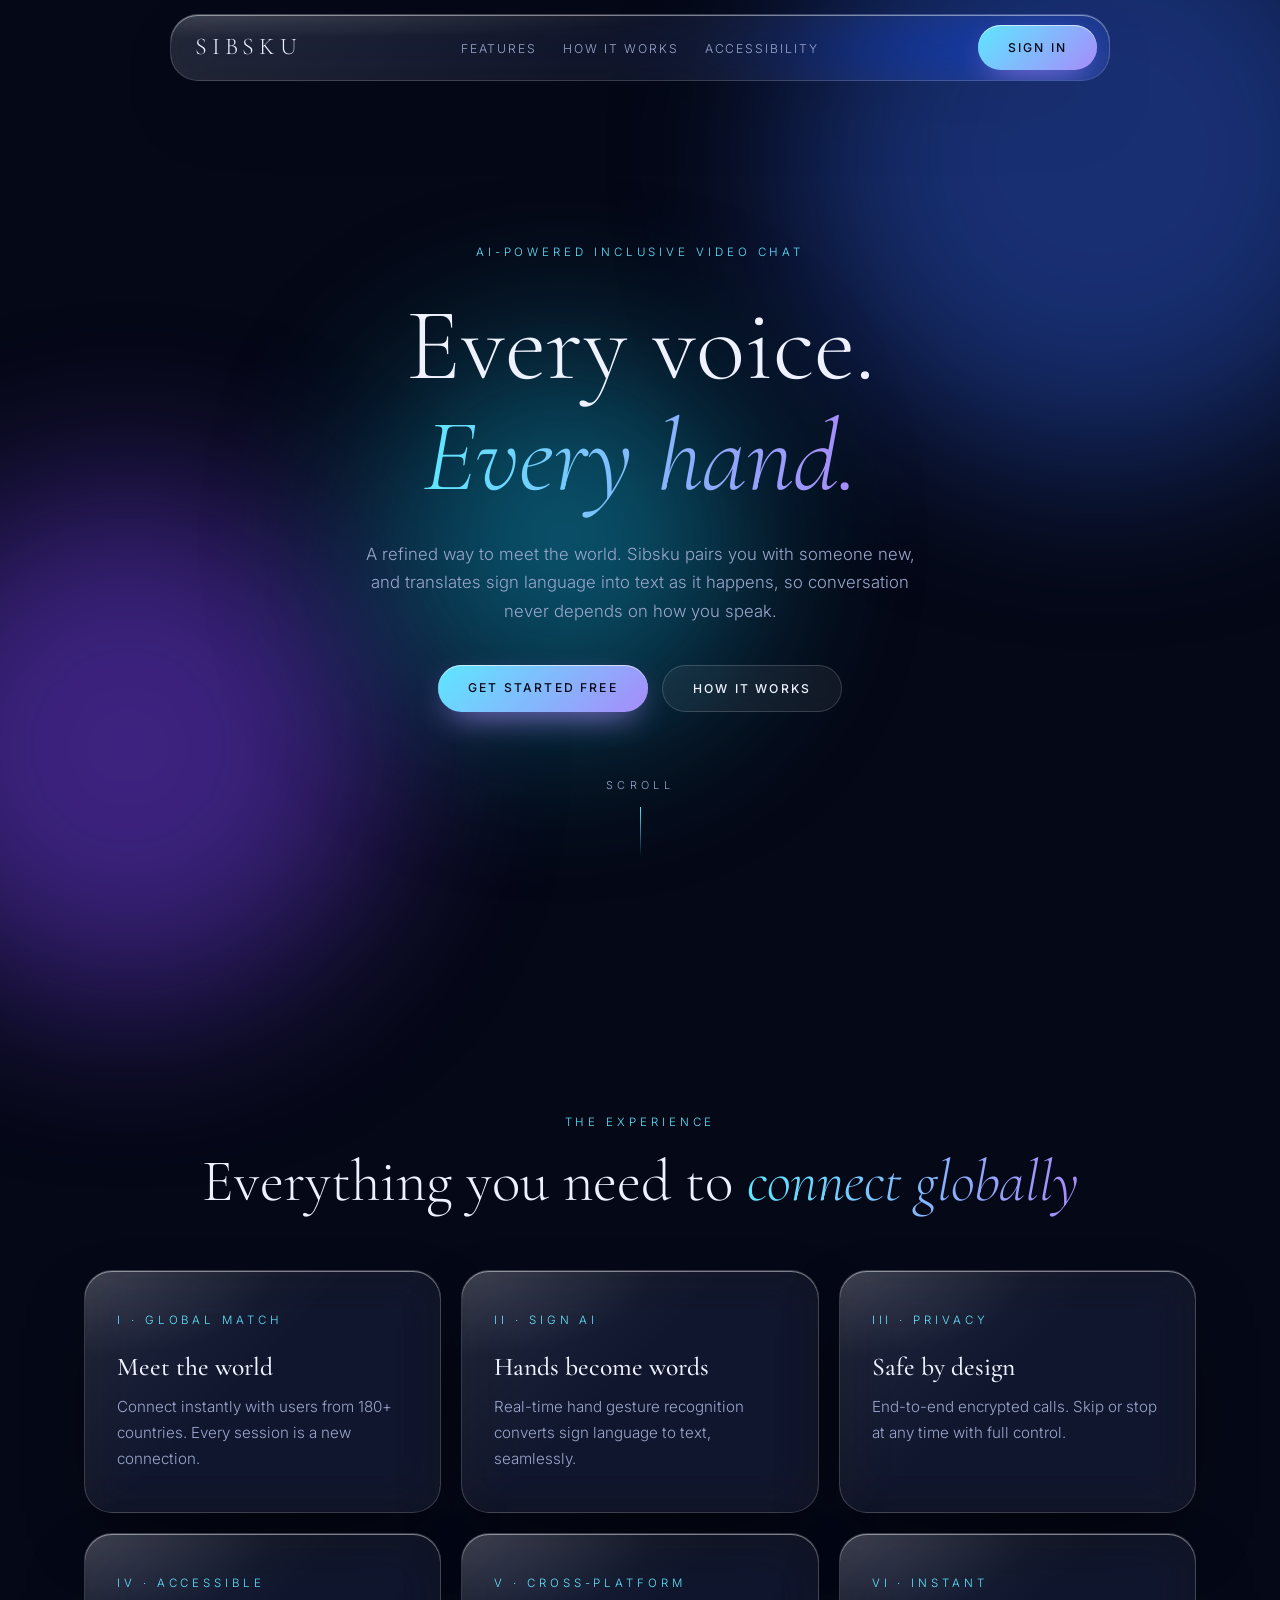
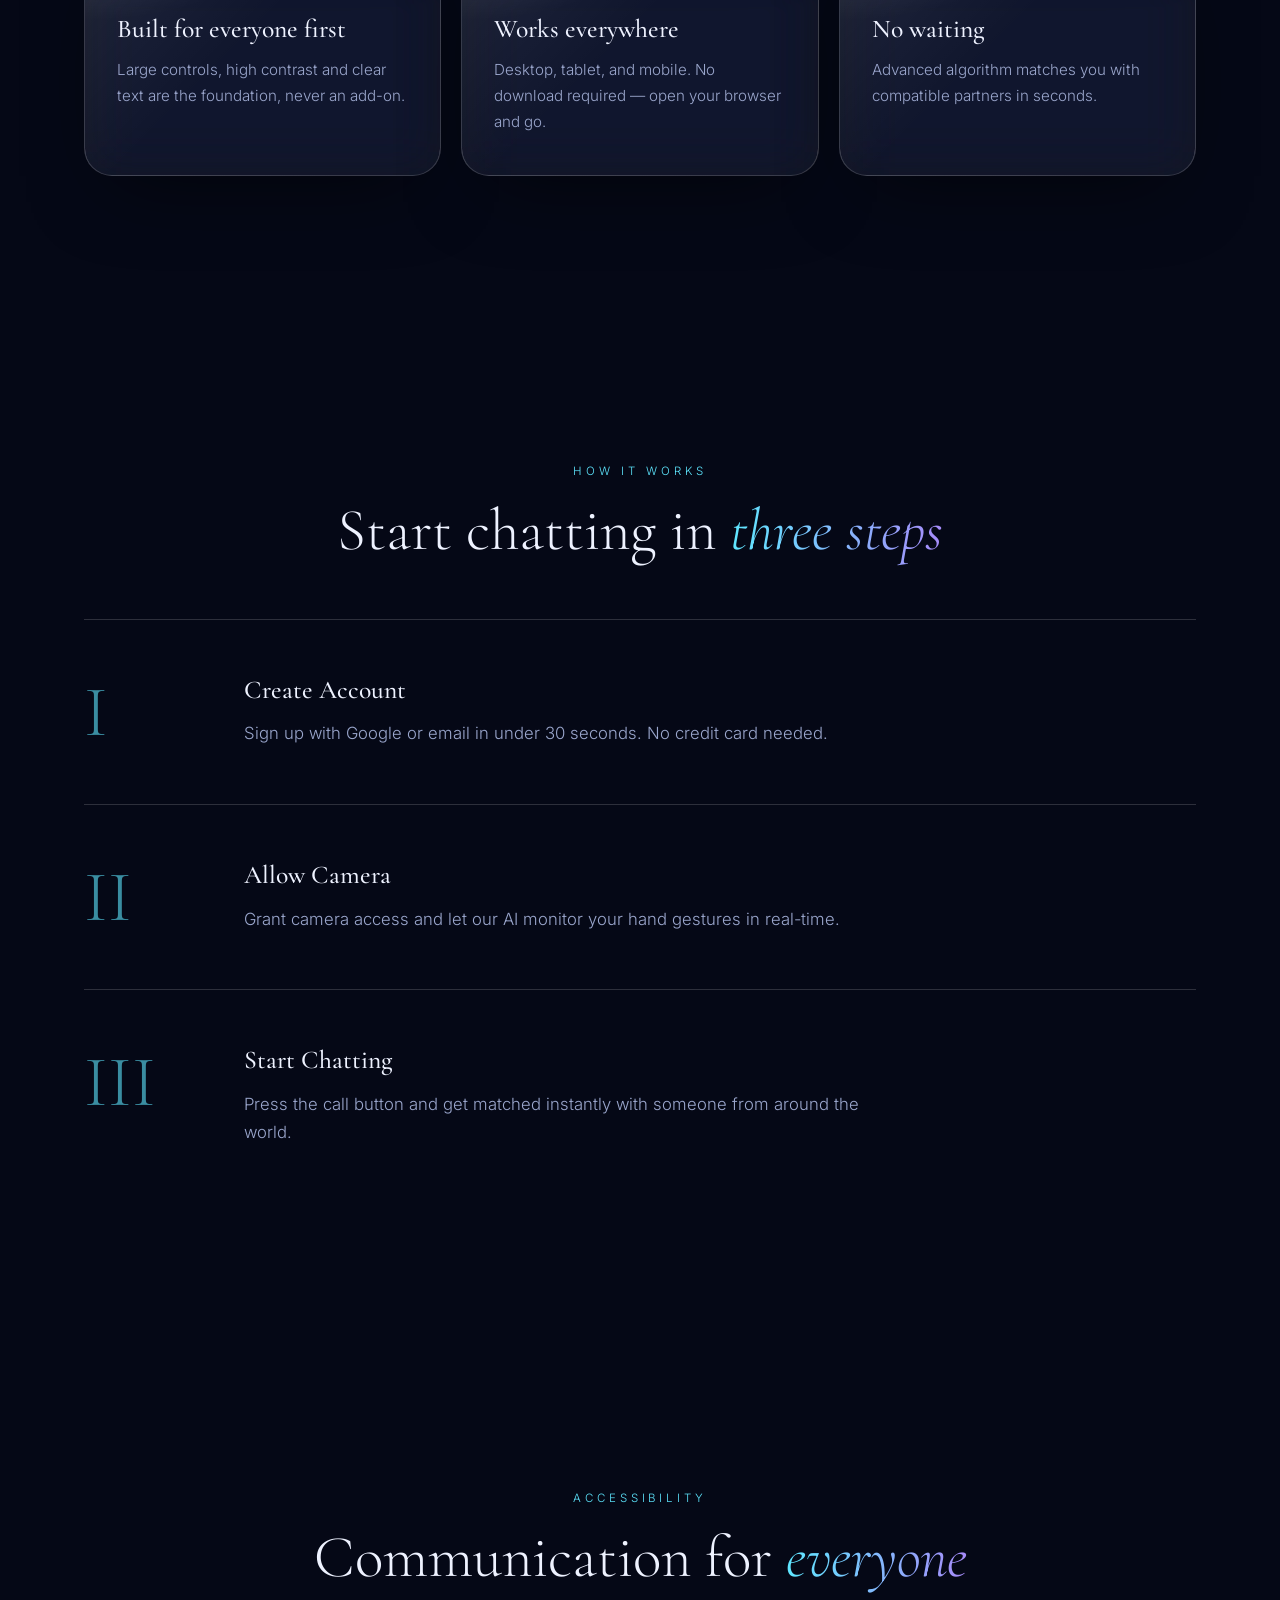
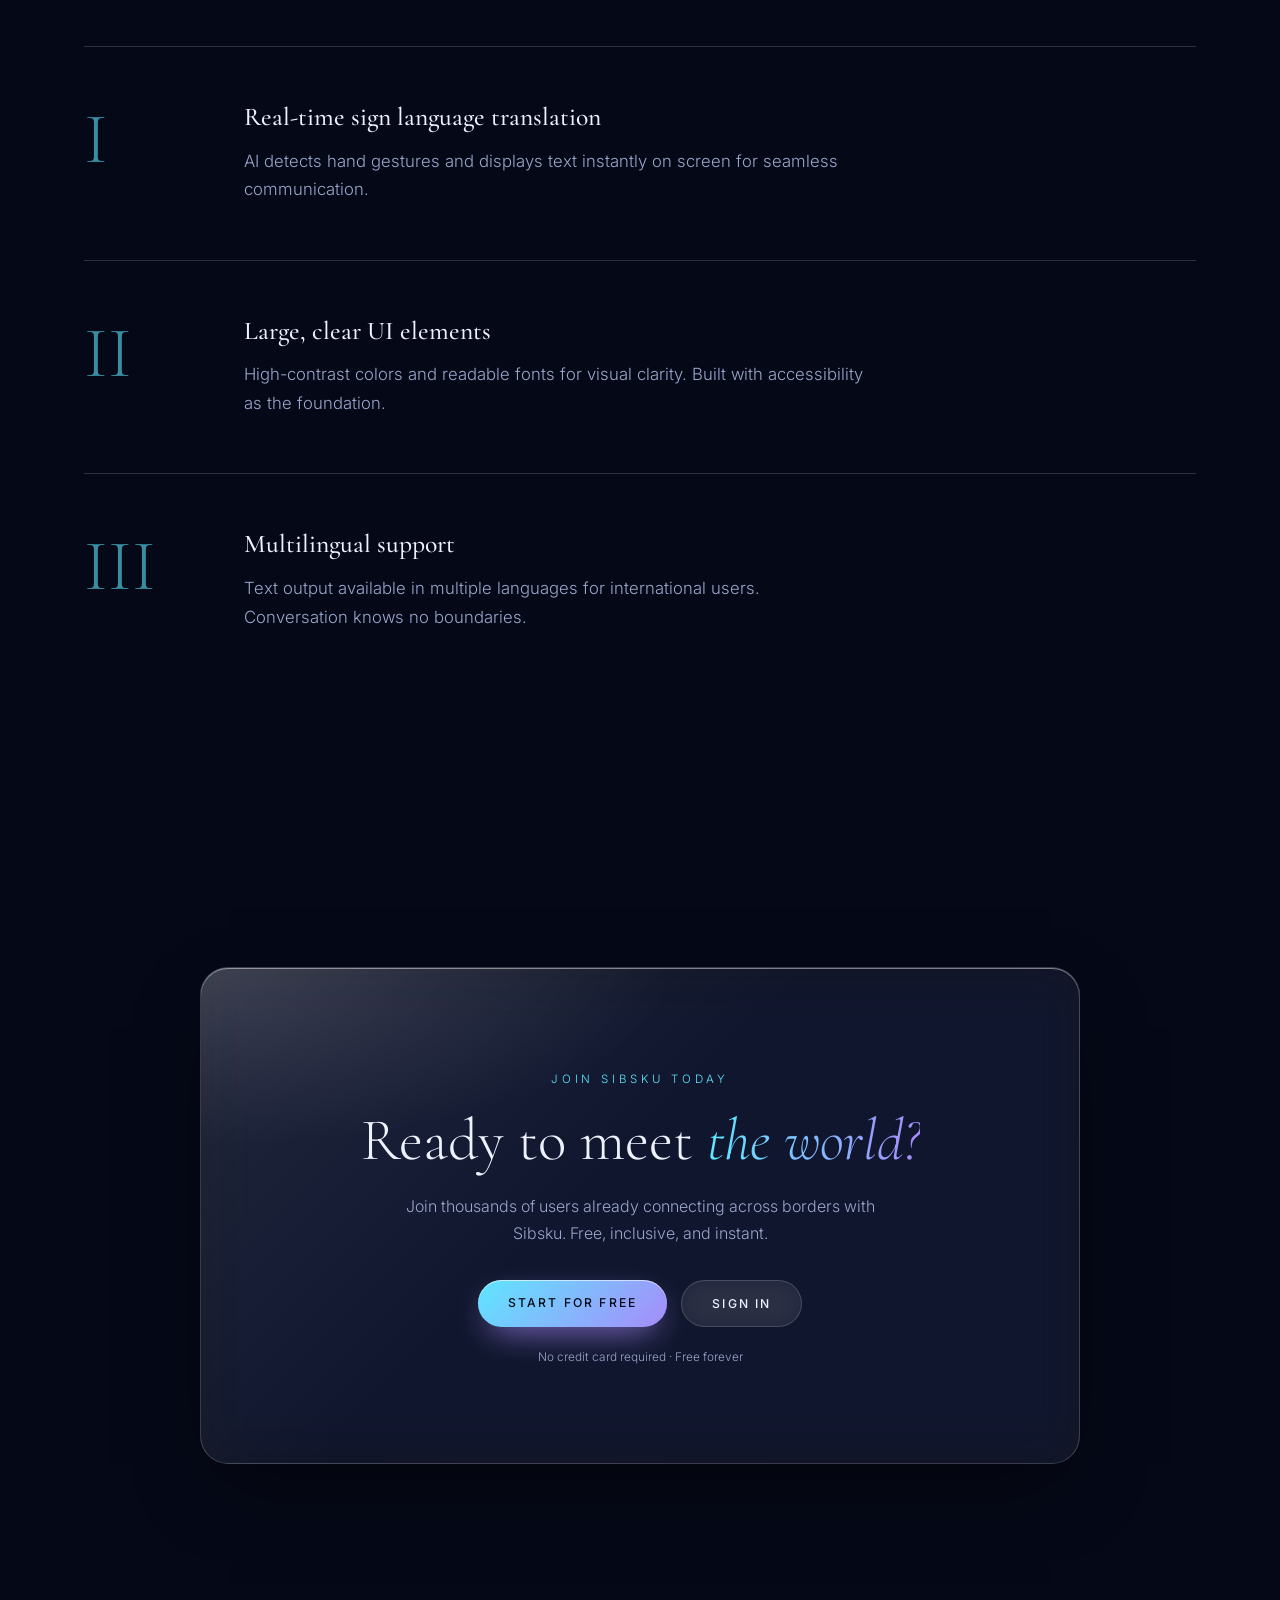
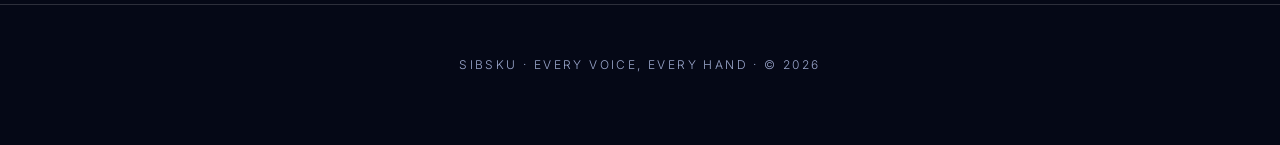
<file: Lomba/index.html>
﻿<!doctype html>
<html lang="en">
  <head>
    <meta charset="utf-8" />
    <meta
      name="viewport"
      content="width=device-width, initial-scale=1, viewport-fit=cover"
    />
    <title>Sibsku — Every Voice, Every Hand</title>
    <link
      rel="stylesheet"
      href="https://fonts.googleapis.com/css2?family=Cormorant+Garamond:ital,wght@0,300;0,500;1,300&family=Inter:wght@300;400;500;600&display=swap"
    />
    <style>
      :root {
        color-scheme: dark;
        --bg: #050816;
        --tx: #eef2ff;
        --mut: #9aa6cc;
        --cy: #5ee7ff;
        --pu: #a78bfa;
        --gl: rgba(255, 255, 255, 0.06);
        --gl2: rgba(255, 255, 255, 0.13);
        --ln: rgba(255, 255, 255, 0.16);
        --hi: rgba(255, 255, 255, 0.45);
        --o1: #1d3a8a;
        --o2: #4b2a9a;
        --o3: #0b6a86;
        --ink: #050816;
        --serif: "Cormorant Garamond", Georgia, "Times New Roman", serif;
        --sans: "Inter", system-ui, -apple-system, "Segoe UI", sans-serif;
        box-sizing: border-box;
      }

      html {
        scroll-behavior: smooth;
        scroll-padding-top: 90px;
        height: 100%;
      }
      *,
      *::before,
      *::after {
        box-sizing: inherit;
      }
      body {
        margin: 0;
        background: var(--bg);
        color: var(--tx);
        font: 300 16px/1.7 var(--sans);
        overflow-x: hidden;
      }
      h1,
      h2,
      h3 {
        font-family: var(--serif);
        font-weight: 300;
        line-height: 1.08;
        margin: 0;
      }
      h1 {
        font-size: clamp(3rem, 8vw, 6.4rem);
      }
      h2 {
        font-size: clamp(2.2rem, 5vw, 3.7rem);
      }
      h3 {
        font-size: 1.6rem;
        font-weight: 500;
      }
      em {
        font-style: italic;
        background: linear-gradient(90deg, var(--cy), var(--pu));
        -webkit-background-clip: text;
        background-clip: text;
        color: transparent;
      }

      .eyebrow {
        font-size: 0.72rem;
        letter-spacing: 0.34em;
        text-transform: uppercase;
        color: var(--cy);
      }
      .sec {
        max-width: 1160px;
        margin: 0 auto;
        padding: clamp(80px, 12vw, 140px) 24px;
      }

      .glass {
        position: relative;
        background: linear-gradient(
          135deg,
          var(--gl2),
          var(--gl) 45%,
          var(--gl)
        );
        backdrop-filter: blur(26px) saturate(1.8);
        -webkit-backdrop-filter: blur(26px) saturate(1.8);
        border: 1px solid var(--ln);
        border-radius: 28px;
        box-shadow:
          inset 0 1px 0 var(--hi),
          0 30px 80px -30px rgba(0, 0, 0, 0.6);
        overflow: hidden;
      }

      .glass::before {
        content: "";
        position: absolute;
        inset: 0;
        background: radial-gradient(
          120% 80% at 0% 0%,
          rgba(255, 255, 255, 0.2),
          transparent 45%
        );
        opacity: 0.6;
        pointer-events: none;
      }

      .glass::after {
        content: "";
        position: absolute;
        top: 0;
        left: -60%;
        width: 40%;
        height: 100%;
        background: linear-gradient(
          100deg,
          transparent,
          rgba(255, 255, 255, 0.15),
          transparent
        );
        transform: skewX(-20deg);
        transition: left 0.9s;
        pointer-events: none;
      }

      .glass:hover::after {
        left: 130%;
      }

      .orb {
        position: fixed;
        border-radius: 50%;
        filter: blur(90px);
        opacity: 0.8;
        z-index: -1;
        animation: drift 22s ease-in-out infinite alternate;
      }

      .o1 {
        width: 48vw;
        height: 48vw;
        background: var(--o1);
        top: -12vw;
        right: -10vw;
      }
      .o2 {
        width: 40vw;
        height: 40vw;
        background: var(--o2);
        bottom: -8vw;
        left: -10vw;
        animation-delay: -8s;
      }
      .o3 {
        width: 28vw;
        height: 28vw;
        background: var(--o3);
        top: 40vh;
        left: 30vw;
        animation-delay: -14s;
      }

      @keyframes drift {
        to {
          transform: translate(6vw, 5vh) scale(1.15);
        }
      }

      nav {
        position: fixed;
        top: 14px;
        left: 50%;
        transform: translateX(-50%);
        z-index: 20;
        width: min(940px, calc(100% - 24px));
        display: flex;
        align-items: center;
        justify-content: space-between;
        padding: 10px 12px 10px 24px;
        border-radius: 99px;
      }

      .brand {
        font-family: var(--serif);
        font-size: 1.5rem;
        letter-spacing: 0.2em;
        text-transform: uppercase;
      }

      nav ul {
        display: flex;
        gap: 26px;
        list-style: none;
        margin: 0;
        padding: 0;
        align-items: center;
      }

      nav a:not(.btn) {
        color: var(--mut);
        text-decoration: none;
        font-size: 0.76rem;
        letter-spacing: 0.16em;
        text-transform: uppercase;
        transition: 0.3s;
      }

      nav a:hover {
        color: var(--tx);
      }

      .btn {
        display: inline-block;
        border: 0;
        cursor: pointer;
        font: 500 0.76rem var(--sans);
        letter-spacing: 0.18em;
        text-transform: uppercase;
        padding: 15px 30px;
        border-radius: 99px;
        color: var(--ink);
        background: linear-gradient(135deg, var(--cy), var(--pu));
        box-shadow:
          inset 0 1px 0 rgba(255, 255, 255, 0.6),
          0 12px 34px -12px var(--pu);
        text-decoration: none;
        transition: 0.4s;
      }

      .btn:hover {
        transform: translateY(-2px);
        box-shadow:
          inset 0 1px 0 rgba(255, 255, 255, 0.6),
          0 20px 44px -12px var(--cy);
      }

      .btn.ghost {
        background: var(--gl);
        color: var(--tx);
        border: 1px solid var(--ln);
        box-shadow: none;
        backdrop-filter: blur(12px);
      }

      :focus-visible {
        outline: 2px solid var(--cy);
        outline-offset: 3px;
      }

      .hero {
        min-height: 100vh;
        display: grid;
        align-items: center;
        text-align: center;
        padding: 140px 24px 80px;
      }

      .hero p {
        max-width: 560px;
        margin: 28px auto 40px;
        color: var(--mut);
        font-size: 1.05rem;
      }

      .row {
        display: flex;
        gap: 14px;
        justify-content: center;
        flex-wrap: wrap;
      }

      .scroll {
        margin-top: 64px;
        font-size: 0.68rem;
        letter-spacing: 0.4em;
        color: var(--mut);
        text-transform: uppercase;
      }

      .scroll i {
        display: block;
        width: 1px;
        height: 50px;
        margin: 12px auto 0;
        background: linear-gradient(var(--cy), transparent);
        animation: ln 2.4s infinite;
      }

      @keyframes ln {
        0% {
          transform: scaleY(0);
          transform-origin: top;
        }
        50% {
          transform: scaleY(1);
          transform-origin: top;
        }
        51% {
          transform-origin: bottom;
        }
        100% {
          transform: scaleY(0);
          transform-origin: bottom;
        }
      }

      .head {
        text-align: center;
        margin-bottom: 56px;
      }
      .head h2 {
        margin-top: 16px;
      }

      .features {
        display: grid;
        grid-template-columns: repeat(auto-fit, minmax(280px, 1fr));
        gap: 20px;
      }

      .feat {
        padding: 40px 32px;
      }
      .feat .eyebrow {
        display: block;
        margin-bottom: 22px;
      }
      .feat p {
        color: var(--mut);
        margin: 14px 0 0;
        font-size: 0.95rem;
      }

      .chap {
        display: grid;
        grid-template-columns: 120px 1fr;
        gap: 40px;
        padding: 56px 0;
        border-top: 1px solid var(--ln);
      }

      .chap .no {
        font: 300 4.5rem/1 var(--serif);
        color: var(--cy);
        opacity: 0.6;
      }

      .chap p {
        color: var(--mut);
        max-width: 620px;
        font-size: 1.05rem;
        margin: 16px 0 0;
      }

      .rv {
        opacity: 0;
        transform: translateY(36px);
        transition:
          opacity 1.1s,
          transform 1.1s cubic-bezier(0.2, 0.7, 0.2, 1);
      }

      .rv.in {
        opacity: 1;
        transform: none;
      }

      .cta {
        text-align: center;
        padding: clamp(50px, 8vw, 96px) 24px;
        max-width: 880px;
        margin: 0 auto;
      }

      .cta p {
        color: var(--mut);
        max-width: 500px;
        margin: 20px auto 32px;
      }

      footer {
        text-align: center;
        padding: 50px 24px 70px;
        color: var(--mut);
        font-size: 0.75rem;
        letter-spacing: 0.2em;
        text-transform: uppercase;
        border-top: 1px solid var(--ln);
      }

      @media (max-width: 820px) {
        nav ul li:not(:last-child) {
          display: none;
        }
        .features {
          grid-template-columns: 1fr;
        }
        .chap {
          grid-template-columns: 1fr;
          gap: 6px;
        }
        .chap .no {
          font-size: 3rem;
        }
      }

      @media (prefers-reduced-motion: reduce) {
        * {
          animation: none !important;
          transition: none !important;
        }
        .rv {
          opacity: 1;
          transform: none;
        }
      }
    </style>
  </head>
  <body>
    <div class="orb o1"></div>
    <div class="orb o2"></div>
    <div class="orb o3"></div>

    <nav class="glass" aria-label="Main">
      <span class="brand">Sibsku</span>
      <ul>
        <li><a href="#features">Features</a></li>
        <li><a href="#how-it-works">How It Works</a></li>
        <li><a href="#accessibility">Accessibility</a></li>
      </ul>
      <a class="btn" href="login.html">Sign In</a>
    </nav>

    <header class="hero">
      <div>
        <span class="eyebrow">AI-Powered Inclusive Video Chat</span>
        <h1 style="margin-top: 26px">Every voice.<br /><em>Every hand.</em></h1>
        <p>
          A refined way to meet the world. Sibsku pairs you with someone new,
          and translates sign language into text as it happens, so conversation
          never depends on how you speak.
        </p>
        <div class="row">
          <a class="btn" href="login.html">Get Started Free</a>
          <a class="btn ghost" href="#how-it-works">How It Works</a>
        </div>
        <div class="scroll">Scroll<i></i></div>
      </div>
    </header>

    <section class="sec" id="features">
      <div class="head rv">
        <span class="eyebrow">The Experience</span>
        <h2>Everything you need to <em>connect globally</em></h2>
      </div>
      <div class="features">
        <div class="glass feat rv">
          <span class="eyebrow">I · Global Match</span>
          <h3>Meet the world</h3>
          <p>
            Connect instantly with users from 180+ countries. Every session is a
            new connection.
          </p>
        </div>
        <div class="glass feat rv">
          <span class="eyebrow">II · Sign AI</span>
          <h3>Hands become words</h3>
          <p>
            Real-time hand gesture recognition converts sign language to text,
            seamlessly.
          </p>
        </div>
        <div class="glass feat rv">
          <span class="eyebrow">III · Privacy</span>
          <h3>Safe by design</h3>
          <p>
            End-to-end encrypted calls. Skip or stop at any time with full
            control.
          </p>
        </div>
        <div class="glass feat rv">
          <span class="eyebrow">IV · Accessible</span>
          <h3>Built for everyone first</h3>
          <p>
            Large controls, high contrast and clear text are the foundation,
            never an add-on.
          </p>
        </div>
        <div class="glass feat rv">
          <span class="eyebrow">V · Cross-Platform</span>
          <h3>Works everywhere</h3>
          <p>
            Desktop, tablet, and mobile. No download required — open your
            browser and go.
          </p>
        </div>
        <div class="glass feat rv">
          <span class="eyebrow">VI · Instant</span>
          <h3>No waiting</h3>
          <p>
            Advanced algorithm matches you with compatible partners in seconds.
          </p>
        </div>
      </div>
    </section>

    <section class="sec" id="how-it-works">
      <div class="head rv">
        <span class="eyebrow">How It Works</span>
        <h2>Start chatting in <em>three steps</em></h2>
      </div>
      <div class="chap rv">
        <div class="no">I</div>
        <div>
          <h3>Create Account</h3>
          <p>
            Sign up with Google or email in under 30 seconds. No credit card
            needed.
          </p>
        </div>
      </div>
      <div class="chap rv">
        <div class="no">II</div>
        <div>
          <h3>Allow Camera</h3>
          <p>
            Grant camera access and let our AI monitor your hand gestures in
            real-time.
          </p>
        </div>
      </div>
      <div class="chap rv">
        <div class="no">III</div>
        <div>
          <h3>Start Chatting</h3>
          <p>
            Press the call button and get matched instantly with someone from
            around the world.
          </p>
        </div>
      </div>
    </section>

    <section class="sec" id="accessibility">
      <div class="head rv">
        <span class="eyebrow">Accessibility</span>
        <h2>Communication for <em>everyone</em></h2>
      </div>
      <div class="chap rv">
        <div class="no">I</div>
        <div>
          <h3>Real-time sign language translation</h3>
          <p>
            AI detects hand gestures and displays text instantly on screen for
            seamless communication.
          </p>
        </div>
      </div>
      <div class="chap rv">
        <div class="no">II</div>
        <div>
          <h3>Large, clear UI elements</h3>
          <p>
            High-contrast colors and readable fonts for visual clarity. Built
            with accessibility as the foundation.
          </p>
        </div>
      </div>
      <div class="chap rv">
        <div class="no">III</div>
        <div>
          <h3>Multilingual support</h3>
          <p>
            Text output available in multiple languages for international users.
            Conversation knows no boundaries.
          </p>
        </div>
      </div>
    </section>

    <section class="sec">
      <div class="glass cta rv">
        <span class="eyebrow">Join Sibsku Today</span>
        <h2 style="margin-top: 18px">Ready to meet <em>the world?</em></h2>
        <p>
          Join thousands of users already connecting across borders with Sibsku.
          Free, inclusive, and instant.
        </p>
        <div class="row" style="margin-top: 32px">
          <a class="btn" href="login.html">Start for Free</a>
          <a class="btn ghost" href="login.html">Sign In</a>
        </div>
        <div style="font-size: 0.74rem; color: var(--mut); margin-top: 20px">
          No credit card required · Free forever
        </div>
      </div>
    </section>

    <footer>Sibsku · Every voice, every hand · © 2026</footer>

    <script>
      const io = new IntersectionObserver(
        (e) =>
          e.forEach((x) => {
            if (x.isIntersecting) {
              x.target.classList.add("in");
              io.unobserve(x.target);
            }
          }),
        { threshold: 0.15 },
      );
      document.querySelectorAll(".rv").forEach((e) => io.observe(e));
    </script>
  </body>
</html>
</file>
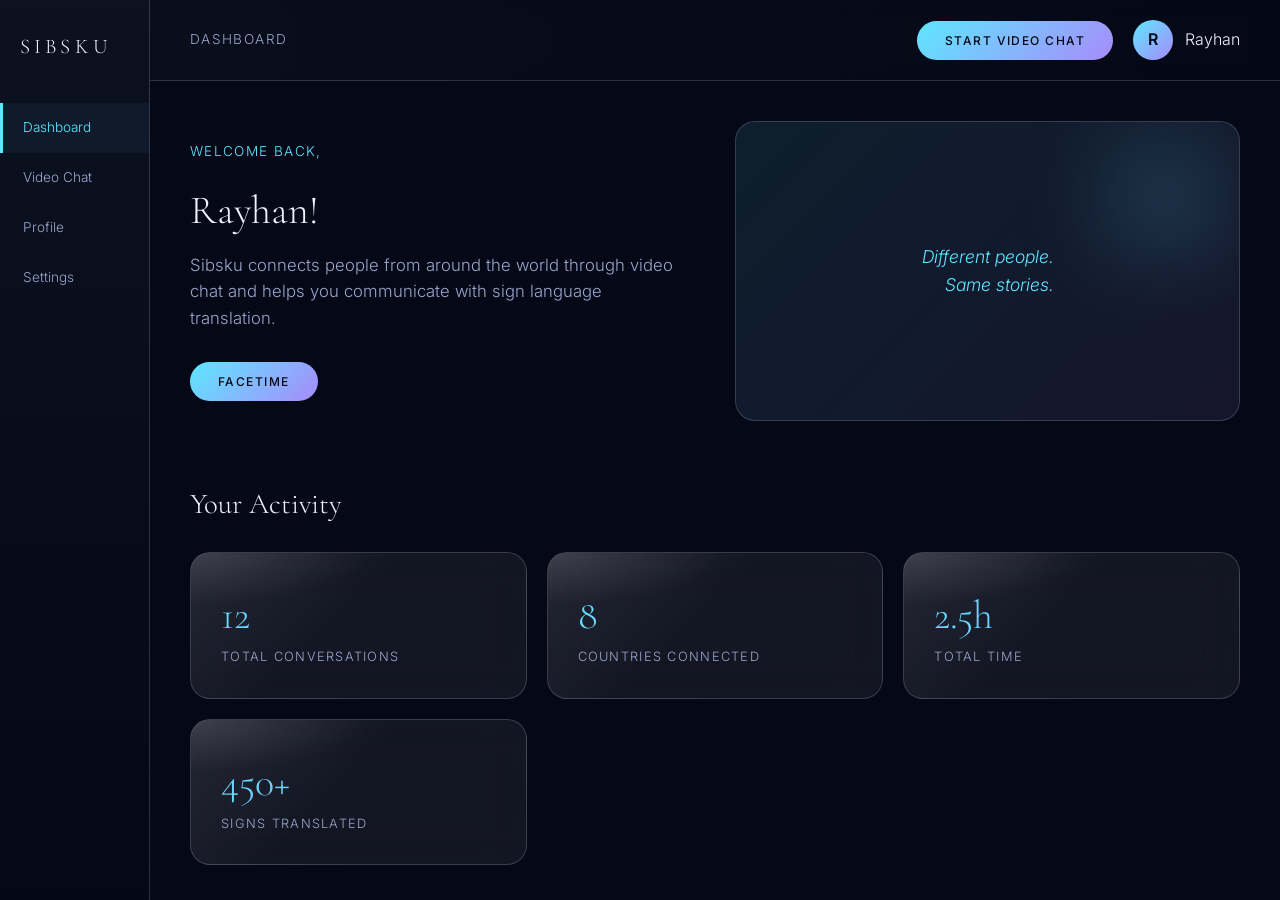
<file: Lomba/dashboard.html>
﻿<!DOCTYPE html>
<html lang="en">
<head>
  <meta charset="UTF-8" />
  <meta name="viewport" content="width=device-width, initial-scale=1.0" />
  <title>Dashboard - Sibsku</title>
  <link rel="stylesheet" href="https://fonts.googleapis.com/css2?family=Cormorant+Garamond:ital,wght@0,300;0,500;1,300&family=Inter:wght@300;400;500;600;700&display=swap">
  <link rel="stylesheet" href="dashboard.css">
</head>
<body>

<div class="container">
  <!-- SIDEBAR -->
  <aside class="sidebar">
    <div class="sidebar-brand">Sibsku</div>
    <nav>
      <ul class="sidebar-nav">
        <li><a href="#" class="active" title="Dashboard">
          <span>Dashboard</span>
        </a></li>
        <li><a href="videochat.html" title="Video Chat">
          <span>Video Chat</span>
        </a></li>
        <li><a href="profile.html" title="Profile">
          <span>Profile</span>
        </a></li>
        <li><a href="profile.html" title="Settings">
          <span>Settings</span>
        </a></li>
      </ul>
    </nav>
  </aside>

  <!-- MAIN CONTENT -->
  <main class="main">
    <!-- TOP BAR -->
    <div class="topbar">
      <div class="topbar-title">Dashboard</div>
      <div class="topbar-right">
        <button class="btn-primary" onclick="window.location.href='videochat.html'">Start Video Chat</button>
        <div class="user-menu">
          <div class="user-avatar">R</div>
          <span>Rayhan</span>
        </div>
      </div>
    </div>

    <!-- CONTENT -->
    <div class="content">
      <!-- HERO SECTION -->
      <section class="hero-section">
        <div class="hero-text">
          <p style="font-size: .85rem; letter-spacing: .1em; text-transform: uppercase; color: var(--cy); margin-bottom: 15px;">Welcome back,</p>
          <h1>Rayhan!</h1>
          <p>Sibsku connects people from around the world through video chat and helps you communicate with sign language translation.</p>
          <button class="btn-primary" onclick="window.location.href='videochat.html'">FaceTime</button>
        </div>
        <div class="hero-image">
          <div class="hero-image-text">
            Different people.<br>
            Same stories.
          </div>
        </div>
      </section>

      <!-- ACTIVITY STATS -->
      <section>
        <h2 style="margin-bottom: 25px;">Your Activity</h2>
        <div class="cards-row">
          <div class="card">
            <div class="card-content">
              <div class="card-number">12</div>
              <div class="card-label">Total Conversations</div>
            </div>
          </div>
          <div class="card">
            <div class="card-content">
              <div class="card-number">8</div>
              <div class="card-label">Countries Connected</div>
            </div>
          </div>
          <div class="card">
            <div class="card-content">
              <div class="card-number">2.5h</div>
              <div class="card-label">Total Time</div>
            </div>
          </div>
          <div class="card">
            <div class="card-content">
              <div class="card-number">450+</div>
              <div class="card-label">Signs Translated</div>
            </div>
          </div>
        </div>
      </section>

      <!-- HOW TO GET STARTED -->
      <section class="steps-section">
        <div class="steps-title">
          <h2>How to Get Started</h2>
          <p style="color: var(--mut); margin-top: 10px;">Follow these simple steps to start chatting and use the AI sign language assistant.</p>
        </div>
        <div class="steps-grid">
          <div class="step-card">
            <div class="step-number">1</div>
            <div class="step-content">
              <h3>Start Video Chat</h3>
              <p>Click the FaceTime button to find a random partner.</p>
            </div>
          </div>
          <div class="step-card">
            <div class="step-number">2</div>
            <div class="step-content">
              <h3>Connect</h3>
              <p>Wait a moment while we find someone from around the world.</p>
            </div>
          </div>
          <div class="step-card">
            <div class="step-number">3</div>
            <div class="step-content">
              <h3>Communicate</h3>
              <p>Use the AI assistant to translate sign language into text.</p>
            </div>
          </div>
        </div>
      </section>

      <!-- PROFILE CARD -->
      <section style="margin-top: 60px; display: flex; justify-content: flex-end;">
        <div class="profile-card">
          <div class="profile-header">
            <div class="profile-avatar">R</div>
            <div class="profile-name">Rayhan</div>
            <div class="profile-email">rayhan@example.com</div>
          </div>
          <button class="profile-button" onclick="window.location.href='profile.html'">View Profile</button>
        </div>
      </section>
    </div>
  </main>
</div>

<script src="app.js"></script>
</body>
</html>
</file>
<file: Lomba/dashboard.css>
:root {
  --bg: #050816;
  --bg-light: #0f1423;
  --tx: #eef2ff;
  --mut: #9aa6cc;
  --cy: #5ee7ff;
  --pu: #a78bfa;
  --gl: rgba(255,255,255,.06);
  --gl2: rgba(255,255,255,.13);
  --ln: rgba(255,255,255,.16);
  --hi: rgba(255,255,255,.45);
  --serif: "Cormorant Garamond", Georgia, serif;
  --sans: "Inter", system-ui, sans-serif;
}

* {
  box-sizing: border-box;
  margin: 0;
  padding: 0;
}

html {
  scroll-behavior: smooth;
}

body {
  background: var(--bg);
  color: var(--tx);
  font: 300 16px/1.6 var(--sans);
  overflow-x: hidden;
}

h1, h2, h3 {
  font-family: var(--serif);
  font-weight: 300;
}

h1 {
  font-size: 2.5rem;
}

h2 {
  font-size: 1.8rem;
}

h3 {
  font-size: 1.2rem;
  font-weight: 500;
}

.container {
  display: flex;
  height: 100vh;
}

/* ===== SIDEBAR ===== */
.sidebar {
  width: 150px;
  background: linear-gradient(180deg, rgba(15,20,35,.8), rgba(5,8,22,.95));
  border-right: 1px solid var(--ln);
  padding: 30px 0;
  position: fixed;
  height: 100vh;
  left: 0;
  top: 0;
  z-index: 100;
  display: flex;
  flex-direction: column;
  gap: 40px;
}

.sidebar-brand {
  padding: 0 20px;
  font-family: var(--serif);
  font-size: 1.3rem;
  letter-spacing: .2em;
  text-transform: uppercase;
  color: var(--tx);
}

.sidebar-nav {
  list-style: none;
  flex: 1;
}

.sidebar-nav li {
  padding: 0;
}

.sidebar-nav a {
  display: flex;
  align-items: center;
  gap: 12px;
  padding: 14px 20px;
  color: var(--mut);
  text-decoration: none;
  font-size: .85rem;
  transition: .3s;
  border-left: 3px solid transparent;
}

.sidebar-nav a:hover,
.sidebar-nav a.active {
  color: var(--cy);
  border-left-color: var(--cy);
  background: rgba(94, 231, 255, .05);
}

.sidebar-icon {
  width: 20px;
  height: 20px;
  display: flex;
  align-items: center;
  justify-content: center;
}

/* ===== MAIN CONTENT ===== */
.main {
  margin-left: 150px;
  flex: 1;
  display: flex;
  flex-direction: column;
  overflow-y: auto;
}

/* ===== TOPBAR ===== */
.topbar {
  background: linear-gradient(90deg, rgba(15,20,35,.5), rgba(5,8,22,.3));
  backdrop-filter: blur(10px);
  border-bottom: 1px solid var(--ln);
  padding: 20px 40px;
  display: flex;
  align-items: center;
  justify-content: space-between;
  position: sticky;
  top: 0;
  z-index: 50;
}

.topbar-title {
  font-size: .85rem;
  letter-spacing: .1em;
  color: var(--mut);
  text-transform: uppercase;
}

.topbar-right {
  display: flex;
  align-items: center;
  gap: 20px;
}

.btn-primary {
  background: linear-gradient(135deg, var(--cy), var(--pu));
  color: var(--bg);
  border: 0;
  padding: 12px 28px;
  border-radius: 99px;
  font: 500 .75rem var(--sans);
  letter-spacing: .12em;
  text-transform: uppercase;
  cursor: pointer;
  transition: .3s;
}

.btn-primary:hover {
  transform: translateY(-2px);
  box-shadow: 0 12px 34px -12px var(--pu);
}

.user-menu {
  display: flex;
  align-items: center;
  gap: 12px;
  cursor: pointer;
}

.user-avatar {
  width: 40px;
  height: 40px;
  border-radius: 50%;
  background: linear-gradient(135deg, var(--cy), var(--pu));
  display: flex;
  align-items: center;
  justify-content: center;
  color: var(--bg);
  font-weight: 600;
}

/* ===== CONTENT ===== */
.content {
  padding: 40px;
  flex: 1;
}

.hero-section {
  display: grid;
  grid-template-columns: 1fr 1fr;
  gap: 40px;
  margin-bottom: 60px;
  align-items: center;
}

.hero-text h1 {
  margin-bottom: 10px;
}

.hero-text p {
  color: var(--mut);
  font-size: 1.05rem;
  margin-bottom: 30px;
  max-width: 500px;
}

.hero-image {
  width: 100%;
  height: 300px;
  border-radius: 20px;
  background: linear-gradient(135deg, rgba(94,231,255,.1), rgba(167,139,250,.1));
  border: 1px solid var(--ln);
  position: relative;
  overflow: hidden;
  display: flex;
  align-items: center;
  justify-content: center;
}

.hero-image::before {
  content: "";
  position: absolute;
  top: 0;
  right: 0;
  width: 150px;
  height: 150px;
  background: radial-gradient(circle, rgba(94,231,255,.2), transparent);
  filter: blur(40px);
}

.hero-image-text {
  position: relative;
  z-index: 2;
  text-align: right;
  font-style: italic;
  color: var(--cy);
  font-size: 1.1rem;
}

/* ===== CARDS ===== */
.cards-row {
  display: grid;
  grid-template-columns: repeat(auto-fit, minmax(300px, 1fr));
  gap: 20px;
  margin-bottom: 40px;
}

.card {
  background: linear-gradient(135deg, var(--gl2), var(--gl) 45%);
  backdrop-filter: blur(20px);
  border: 1px solid var(--ln);
  border-radius: 20px;
  padding: 30px;
  position: relative;
  overflow: hidden;
  transition: all .3s ease;
}

.card::before {
  content: "";
  position: absolute;
  inset: 0;
  background: radial-gradient(120% 80% at 0% 0%, rgba(255,255,255,.2), transparent 45%);
  opacity: .6;
  pointer-events: none;
}

.card:hover {
  border-color: var(--cy);
  transform: translateY(-4px);
}

.card-content {
  position: relative;
  z-index: 1;
}

.card-title {
  font-size: 1rem;
  color: var(--tx);
  margin-bottom: 12px;
  display: flex;
  align-items: center;
  gap: 10px;
}

.card-number {
  font-family: var(--serif);
  font-size: 2.5rem;
  font-weight: 300;
  background: linear-gradient(135deg, var(--cy), var(--pu));
  -webkit-background-clip: text;
  -webkit-text-fill-color: transparent;
  background-clip: text;
}

.card-label {
  font-size: .8rem;
  color: var(--mut);
  text-transform: uppercase;
  letter-spacing: .1em;
}

/* ===== STEPS SECTION ===== */
.steps-section {
  margin-bottom: 40px;
}

.steps-title {
  margin-bottom: 30px;
}

.steps-title h2 {
  margin-bottom: 10px;
}

.steps-title p {
  color: var(--mut);
  font-size: 1rem;
}

.steps-grid {
  display: grid;
  grid-template-columns: repeat(auto-fit, minmax(250px, 1fr));
  gap: 20px;
}

.step-card {
  background: linear-gradient(135deg, var(--gl2), var(--gl) 45%);
  backdrop-filter: blur(20px);
  border: 1px solid var(--ln);
  border-radius: 20px;
  padding: 30px;
  position: relative;
  overflow: hidden;
  transition: all .3s ease;
}

.step-card::before {
  content: "";
  position: absolute;
  inset: 0;
  background: radial-gradient(120% 80% at 0% 0%, rgba(255,255,255,.2), transparent 45%);
  opacity: .6;
  pointer-events: none;
}

.step-card:hover {
  border-color: var(--cy);
  transform: translateY(-4px);
}

.step-number {
  position: relative;
  z-index: 1;
  display: flex;
  align-items: center;
  justify-content: center;
  width: 50px;
  height: 50px;
  border-radius: 50%;
  background: linear-gradient(135deg, var(--cy), var(--pu));
  color: var(--bg);
  font-weight: 600;
  font-size: 1.3rem;
  margin-bottom: 20px;
}

.step-content {
  position: relative;
  z-index: 1;
}

.step-content h3 {
  margin-bottom: 10px;
}

.step-content p {
  color: var(--mut);
  font-size: .95rem;
}

/* ===== PROFILE CARD ===== */
.profile-card {
  display: none;
  background: linear-gradient(135deg, var(--gl2), var(--gl) 45%);
  backdrop-filter: blur(20px);
  border: 1px solid var(--ln);
  border-radius: 20px;
  padding: 30px;
  position: relative;
  overflow: hidden;
  max-width: 350px;
  transition: all .3s ease;
}

.profile-card::before {
  content: "";
  position: absolute;
  inset: 0;
  background: radial-gradient(120% 80% at 0% 0%, rgba(255,255,255,.2), transparent 45%);
  opacity: .6;
  pointer-events: none;
}

.profile-card:hover {
  border-color: var(--cy);
  transform: translateY(-4px);
}

.profile-header {
  position: relative;
  z-index: 1;
  margin-bottom: 25px;
}

.profile-avatar {
  width: 60px;
  height: 60px;
  border-radius: 50%;
  background: linear-gradient(135deg, var(--cy), var(--pu));
  display: flex;
  align-items: center;
  justify-content: center;
  color: var(--bg);
  font-weight: 600;
  font-size: 1.5rem;
  margin-bottom: 15px;
}

.profile-name {
  font-size: 1.3rem;
  margin-bottom: 5px;
}

.profile-email {
  font-size: .85rem;
  color: var(--mut);
}

.profile-button {
  position: relative;
  z-index: 1;
  background: var(--gl);
  border: 1px solid var(--ln);
  color: var(--tx);
  padding: 12px 24px;
  border-radius: 99px;
  font: .75rem var(--sans);
  letter-spacing: .12em;
  text-transform: uppercase;
  cursor: pointer;
  transition: .3s;
  width: 100%;
}

.profile-button:hover {
  background: var(--gl2);
  border-color: var(--cy);
  color: var(--cy);
}

/* ===== RESPONSIVE ===== */
@media (max-width: 768px) {
  .sidebar {
    width: 80px;
    padding: 20px 0;
  }

  .sidebar-brand,
  .sidebar-nav a span:last-child {
    display: none;
  }

  .main {
    margin-left: 80px;
  }

  .hero-section {
    grid-template-columns: 1fr;
  }

  .cards-row {
    grid-template-columns: 1fr;
  }

  .topbar {
    padding: 15px 20px;
  }

  .content {
    padding: 20px;
  }

  h1 {
    font-size: 2rem;
  }

  h2 {
    font-size: 1.4rem;
  }
}

@media (max-width: 480px) {
  .topbar-right {
    gap: 10px;
  }

  .btn-primary {
    padding: 10px 16px;
    font-size: .65rem;
  }

  .card {
    padding: 20px;
  }

  .step-card {
    padding: 20px;
  }

  .profile-card {
    max-width: 100%;
  }
}
</file>
